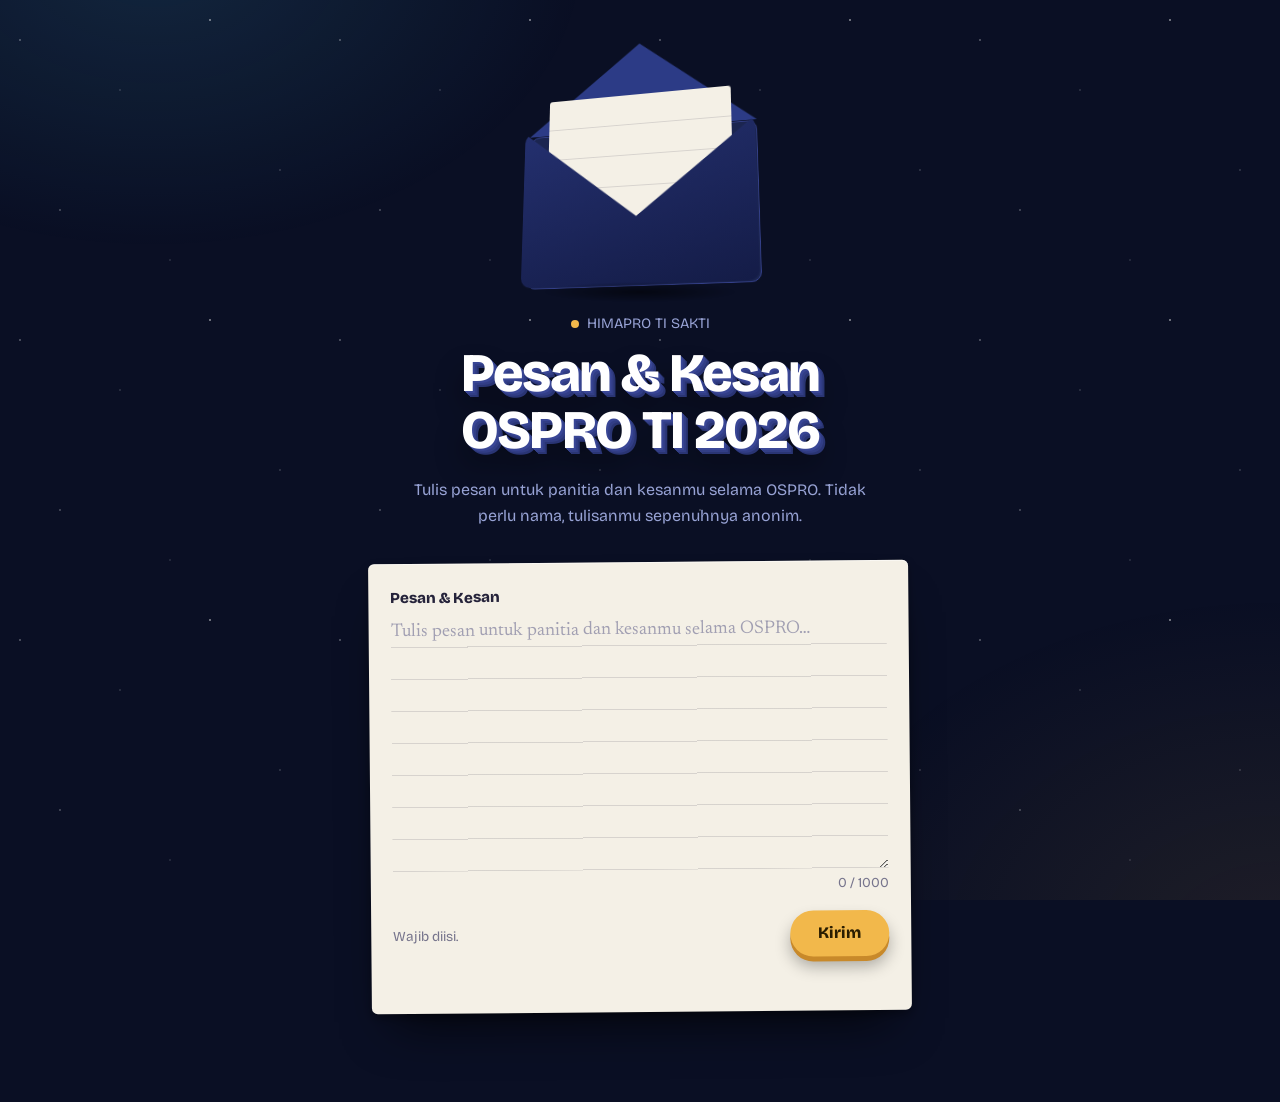
<file: index.html>
<!doctype html>
<html lang="id">
  <head>
    <meta charset="UTF-8" />
    <meta name="viewport" content="width=device-width, initial-scale=1" />
    <meta name="robots" content="noindex" />
    <title>Pesan &amp; Kesan OSPRO TI 2026</title>
    <link
      rel="icon"
      href="data:image/svg+xml,%3Csvg xmlns=%27http://www.w3.org/2000/svg%27 viewBox=%270 0 100 100%27%3E%3Ctext y=%27.9em%27 font-size=%2790%27%3E%E2%9C%89%EF%B8%8F%3C/text%3E%3C/svg%3E"
    />
    <link rel="preconnect" href="https://fonts.googleapis.com" />
    <link rel="preconnect" href="https://fonts.gstatic.com" crossorigin />
    <link
      href="https://fonts.googleapis.com/css2?family=Bricolage+Grotesque:opsz,wght@12..96,400;12..96,600;12..96,800&family=Newsreader:opsz,wght@6..72,400;6..72,500&display=swap"
      rel="stylesheet"
    />
    <link rel="stylesheet" href="css/style.css" />
  </head>

  <body>
    <main class="wrap narrow center">
      <div class="scene" aria-hidden="true">
        <div class="float">
          <div class="env open">
            <div class="env-back"></div>
            <div class="env-paper"></div>
            <div class="env-front"></div>
            <div class="env-flap"></div>
            <div class="env-seal">✉</div>
          </div>
        </div>
      </div>
      <p class="eyebrow">HIMAPRO TI SAKTI</p>
      <h1>Pesan &amp; Kesan<br />OSPRO TI 2026</h1>
      <p class="lead">
        Tulis pesan untuk panitia dan kesanmu selama OSPRO. Tidak perlu nama,
        tulisanmu sepenuhnya anonim.
      </p>

      <form id="form" class="paper" novalidate>
        <label for="pesan" class="field">Pesan &amp; Kesan</label>
        <textarea
          id="pesan"
          rows="8"
          maxlength="1000"
          placeholder="Tulis pesan untuk panitia dan kesanmu selama OSPRO…"
        ></textarea>
        <span id="count-pesan" class="muted count">0 / 1000</span>

        <div class="hp-wrap" aria-hidden="true">
          <input
            type="text"
            name="hp_trap_x7"
            id="hp"
            tabindex="-1"
            autocomplete="off"
            class="hp"
          />
        </div>
        <div class="row">
          <span class="muted">Wajib diisi.</span>
          <button type="submit" id="send" class="btn">Kirim</button>
        </div>
        <p id="status" class="status" role="status" aria-live="polite"></p>
      </form>
    </main>

    <div id="success" class="overlay" hidden>
      <div class="dialog center">
        <svg class="check" viewBox="0 0 52 52" aria-hidden="true">
          <circle cx="26" cy="26" r="24" />
          <path d="M15 27l8 8 14-16" />
        </svg>
        <h2>Terima kasih!</h2>
        <p class="muted">Pesanmu sudah terkirim.</p>
        <button type="button" id="ok" class="btn">Tutup</button>
      </div>
    </div>

    <script src="js/config.js"></script>
    <script src="js/public.js"></script>
    <script src="js/fx.js"></script>
  </body>
</html>
</file>
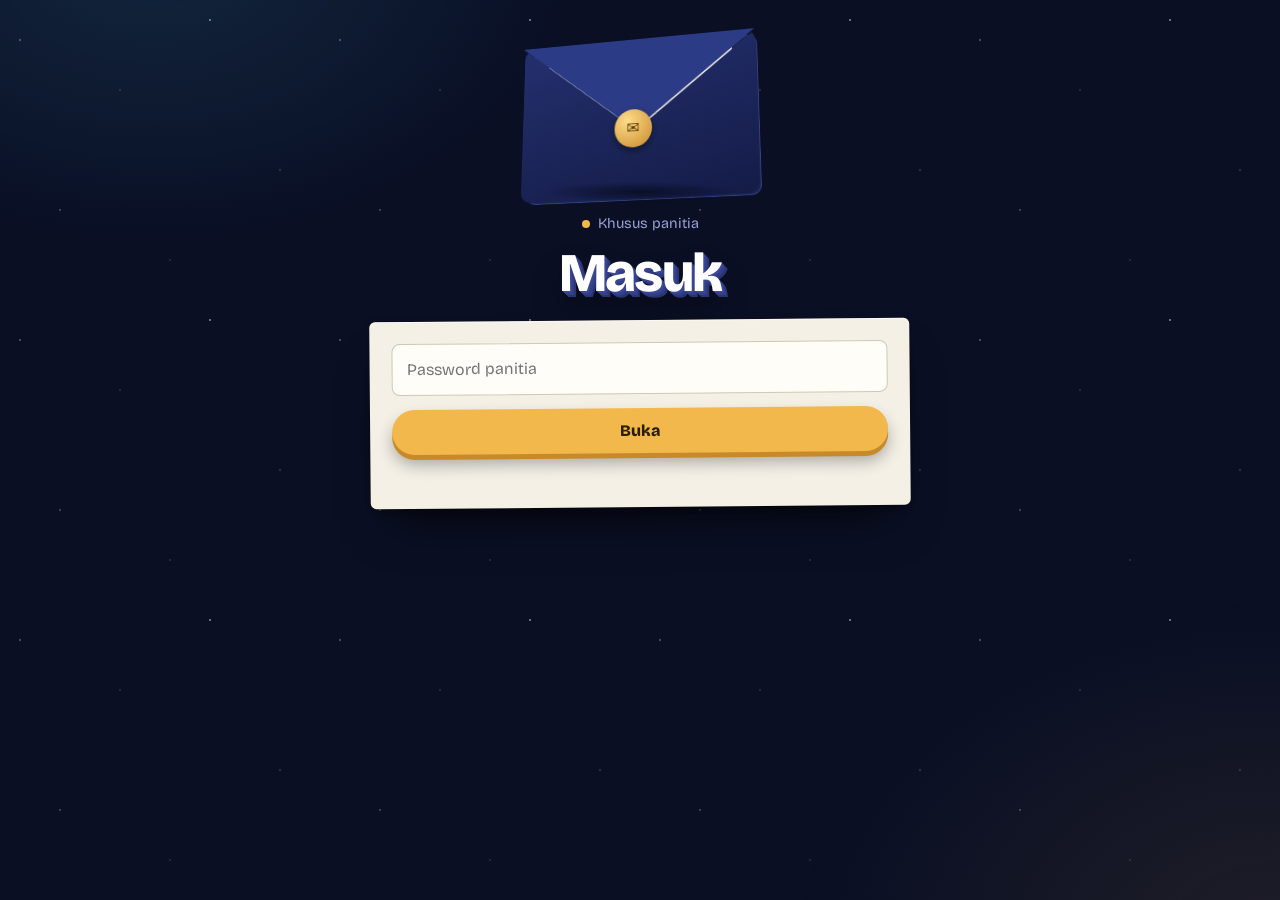
<file: admin.html>
<!doctype html>
<html lang="id">
  <head>
    <meta charset="UTF-8" />
    <meta name="viewport" content="width=device-width, initial-scale=1" />
    <meta name="robots" content="noindex, nofollow" />
    <title>Panitia · Pesan &amp; Kesan OSPRO TI 2026</title>
    <link
      rel="icon"
      href="data:image/svg+xml,%3Csvg xmlns=%27http://www.w3.org/2000/svg%27 viewBox=%270 0 100 100%27%3E%3Ctext y=%27.9em%27 font-size=%2790%27%3E%E2%9C%89%EF%B8%8F%3C/text%3E%3C/svg%3E"
    />
    <link rel="preconnect" href="https://fonts.googleapis.com" />
    <link rel="preconnect" href="https://fonts.gstatic.com" crossorigin />
    <link
      href="https://fonts.googleapis.com/css2?family=Bricolage+Grotesque:opsz,wght@12..96,400;12..96,600;12..96,800&family=Newsreader:opsz,wght@6..72,400;6..72,500&display=swap"
      rel="stylesheet"
    />
    <link rel="stylesheet" href="css/style.css" />
  </head>

  <body>
    <main id="login" class="wrap narrow center">
      <div class="scene small" aria-hidden="true">
        <div class="float">
          <div class="env closed">
            <div class="env-back"></div>
            <div class="env-paper"></div>
            <div class="env-front"></div>
            <div class="env-flap"></div>
            <div class="env-seal">✉</div>
          </div>
        </div>
      </div>
      <p class="eyebrow">Khusus panitia</p>
      <h1>Masuk</h1>
      <form id="login-form" class="paper">
        <label for="pw" class="sr">Password</label>
        <input
          id="pw"
          type="password"
          placeholder="Password panitia"
          autocomplete="current-password"
          required
        />
        <button type="submit" class="btn" id="login-btn">Buka</button>
        <p
          id="login-status"
          class="status"
          role="status"
          aria-live="polite"
        ></p>
      </form>
    </main>

    <main id="board" class="wrap" hidden>
      <header class="bar">
        <div>
          <p class="eyebrow">Panitia OSPRO TI 2026</p>
          <h1 class="h-sm">Pesan &amp; Kesan Alpha 2026</h1>
          <p class="total"><span id="count">0</span> pesan masuk</p>
        </div>
        <div class="actions">
          <button class="btn" id="random" type="button">Acak Kartu</button>
          <button class="btn ghost" id="logout" type="button">Keluar</button>
        </div>
      </header>
      <p id="state" class="state" role="status"></p>
      <section id="grid" class="grid"></section>
    </main>

    <div id="modal" class="overlay" hidden>
      <article
        class="dialog letter"
        role="dialog"
        aria-modal="true"
        aria-labelledby="m-no"
      >
        <header class="letter-head">
          <span id="m-no" class="no"></span>
          <button id="m-close" class="x" type="button" aria-label="Tutup">
            ×
          </button>
        </header>
        <div class="letter-body">
          <h3 class="sec">Pesan</h3>
          <p id="m-pesan" class="letter-text"></p>
          <h3 class="sec">Kesan</h3>
          <p id="m-kesan" class="letter-text"></p>
        </div>
        <footer id="m-date" class="muted"></footer>
      </article>
    </div>

    <div id="stage" class="stage" hidden>
      <div class="rays" aria-hidden="true"></div>
      <span class="ring" aria-hidden="true"></span>
      <span class="ring r2" aria-hidden="true"></span>
      <div
        class="stage-inner"
        role="dialog"
        aria-modal="true"
        aria-labelledby="s-title"
      >
        <p id="s-title" class="s-title">Kartu terpilih</p>
        <div class="scene" aria-hidden="true">
          <div class="float">
            <div class="env">
              <div class="env-back"></div>
              <div class="env-paper"></div>
              <div class="env-front"></div>
              <div class="env-flap"></div>
              <div class="env-seal">✉</div>
            </div>
          </div>
        </div>
        <p id="s-no" class="s-no"></p>
        <div class="s-actions">
          <button id="s-open" class="btn" type="button">Buka</button>
          <button id="s-cancel" class="btn ghost" type="button">Batal</button>
        </div>
        <p id="s-status" class="status" role="status" aria-live="polite"></p>
      </div>
      <div id="sparks" class="sparks" aria-hidden="true"></div>
    </div>

    <div id="shuffle" class="shuffle" hidden aria-hidden="true">
      <p id="sh-label" class="sh-label">Mengacak kartu…</p>
      <div id="sh-deck" class="sh-deck"></div>
    </div>

    <script src="js/config.js"></script>
    <script src="js/admin.js"></script>
    <script src="js/fx.js"></script>
  </body>
</html>
</file>
<file: css/style.css>
/* Tema: kotak surat di malam hari. Midnight + kertas + satu aksen emas (lilin segel). */
:root {
  --bg: #0a0f24;
  --line: #2a356b;
  --ink: #eef0fb;
  --muted: #97a2d4;
  --paper: #f4f0e6;
  --paper-ink: #25233a;
  --paper-muted: #76748c;
  --gold: #f2b84b;
  --gold-d: #c8892a;
  --ok: #1f8f5b;
  --err: #b3372f;
  --ui:
    "Bricolage Grotesque", system-ui, -apple-system, "Segoe UI", Roboto,
    sans-serif;
  --serif: "Newsreader", Georgia, "Times New Roman", serif;
  --rule: repeating-linear-gradient(
    transparent 0 31px,
    rgba(37, 35, 58, 0.14) 31px 32px
  );
}
* {
  box-sizing: border-box;
}
html {
  background: var(--bg);
}
body {
  margin: 0;
  color: var(--ink);
  font-family: var(--ui);
  line-height: 1.6;
  min-height: 100vh;
  overflow-x: hidden;
}
body::before {
  content: "";
  position: fixed;
  inset: 0;
  z-index: -1;
  pointer-events: none;
  background-image:
    radial-gradient(
      1.2px 1.2px at 20px 40px,
      rgba(255, 255, 255, 0.6),
      transparent
    ),
    radial-gradient(
      1px 1px at 120px 90px,
      rgba(255, 255, 255, 0.4),
      transparent
    ),
    radial-gradient(
      1.5px 1.5px at 210px 20px,
      rgba(255, 255, 255, 0.75),
      transparent
    ),
    radial-gradient(
      1px 1px at 280px 170px,
      rgba(255, 255, 255, 0.45),
      transparent
    ),
    radial-gradient(
      1.2px 1.2px at 60px 210px,
      rgba(255, 255, 255, 0.5),
      transparent
    ),
    radial-gradient(
      1px 1px at 170px 260px,
      rgba(255, 255, 255, 0.35),
      transparent
    ),
    radial-gradient(
      620px 420px at 12% -5%,
      rgba(79, 209, 255, 0.12),
      transparent 70%
    ),
    radial-gradient(
      700px 500px at 100% 105%,
      rgba(242, 184, 75, 0.09),
      transparent 70%
    );
  background-size:
    320px 300px,
    320px 300px,
    320px 300px,
    320px 300px,
    320px 300px,
    320px 300px,
    auto,
    auto;
}

.wrap {
  max-width: 1040px;
  margin: 0 auto;
  padding: 36px 20px 72px;
}
.narrow {
  max-width: 580px;
}
.center {
  text-align: center;
}
.eyebrow {
  display: flex;
  align-items: center;
  gap: 8px;
  font-size: 0.9rem;
  color: var(--muted);
  margin: 0 0 10px;
  justify-content: inherit;
}
.eyebrow::before {
  content: "";
  width: 8px;
  height: 8px;
  border-radius: 50%;
  background: var(--gold);
}
h1 {
  font-weight: 800;
  font-size: clamp(2.2rem, 8vw, 3.4rem);
  line-height: 1.05;
  letter-spacing: -0.03em;
  margin: 0 0 18px;
  color: #fff;
  text-shadow:
    1px 1px 0 #3a4796,
    2px 2px 0 #3a4796,
    3px 3px 0 #323e86,
    4px 4px 0 #323e86,
    5px 5px 0 #2a3574,
    6px 6px 0 #2a3574,
    0 18px 28px rgba(0, 0, 0, 0.45);
}
.h-sm {
  font-size: clamp(1.6rem, 5vw, 2.2rem);
  margin: 0;
  text-shadow:
    1px 1px 0 #3a4796,
    2px 2px 0 #323e86,
    3px 3px 0 #2a3574,
    0 10px 18px rgba(0, 0, 0, 0.4);
}
.total {
  margin: 6px 0 0;
  color: var(--muted);
}
.total span {
  color: var(--gold);
  font-weight: 800;
  font-size: 1.2em;
}
.lead {
  color: var(--muted);
  margin: 0 auto 34px;
  max-width: 46ch;
}
.center .eyebrow {
  justify-content: center;
}
.muted {
  color: var(--paper-muted);
  font-size: 0.85rem;
}
.sr {
  position: absolute;
  width: 1px;
  height: 1px;
  overflow: hidden;
  clip: rect(0 0 0 0);
}
.hp {
  position: absolute;
  left: -9999px;
  opacity: 0;
}

/* ===== Amplop 3D (hero) ===== */
.scene {
  --rx: 0;
  --ry: 0;
  position: relative;
  perspective: 900px;
  height: 270px;
  padding-top: 70px;
  display: grid;
  place-items: center;
  margin-bottom: 6px;
}
.scene.small {
  height: 170px;
  padding-top: 0;
}
.scene::after {
  content: "";
  position: absolute;
  bottom: 4px;
  left: 50%;
  width: 190px;
  height: 20px;
  margin-left: -95px;
  background: radial-gradient(closest-side, rgba(0, 0, 0, 0.5), transparent);
  animation: shade 6s ease-in-out infinite;
}
.float {
  transform-style: preserve-3d;
  animation: bob 6s ease-in-out infinite;
}
.env {
  position: relative;
  width: 240px;
  height: 160px;
  transform-style: preserve-3d;
  transform: rotateX(calc(var(--rx) * 1deg + 14deg))
    rotateY(calc(var(--ry) * 1deg - 16deg));
  transition: transform 0.2s ease-out;
  --lift: 0%;
  --fz: 18px;
  --fr: 0deg;
}
.env.open {
  --lift: -36%;
  --fz: 2px;
  --fr: -180deg;
}
.env > * {
  position: absolute;
}
.env-back {
  inset: 0;
  background: #1b2550;
  border: 1px solid #34408a;
  border-radius: 10px;
}
.env-paper {
  left: 10%;
  right: 10%;
  top: 7%;
  height: 80%;
  background: var(--rule), var(--paper);
  border-radius: 3px;
  transform: translateY(var(--lift)) translateZ(8px);
}
.env-front {
  inset: 0;
  background: linear-gradient(165deg, #24306f, #141c47);
  clip-path: polygon(0 0, 50% 58%, 100% 0, 100% 100%, 0 100%);
  border-radius: 10px;
  transform: translateZ(14px);
}
.env-flap {
  left: 0;
  right: 0;
  top: 0;
  height: 58%;
  background: #2c3b86;
  clip-path: polygon(0 0, 100% 0, 50% 100%);
  transform-origin: top;
  transform: translateZ(var(--fz)) rotateX(var(--fr));
}
.env-seal {
  left: 50%;
  top: calc(58% - 19px);
  width: 38px;
  height: 38px;
  margin-left: -19px;
  border-radius: 50%;
  display: grid;
  place-items: center;
  background: radial-gradient(circle at 35% 30%, #ffdc8a, var(--gold-d));
  color: #5a3d00;
  box-shadow: 0 3px 8px rgba(0, 0, 0, 0.45);
  transform: translateZ(24px);
}
.env.open .env-seal {
  opacity: 0;
}
@keyframes bob {
  50% {
    transform: translateY(-12px);
  }
}
@keyframes shade {
  50% {
    transform: scale(0.8);
    opacity: 0.7;
  }
}

/* ===== Kertas (form & login) ===== */
.paper {
  background: var(--paper);
  color: var(--paper-ink);
  border-radius: 6px;
  padding: 22px;
  text-align: left;
  transform: rotate(-0.5deg);
  box-shadow:
    0 1px 0 #fff8 inset,
    0 30px 50px -22px rgba(0, 0, 0, 0.75),
    0 4px 10px rgba(0, 0, 0, 0.3);
  transition: box-shadow 0.2s;
}
.paper:focus-within {
  box-shadow:
    0 0 0 3px rgba(242, 184, 75, 0.6),
    0 30px 50px -22px rgba(0, 0, 0, 0.75);
}
textarea {
  display: block;
  width: 100%;
  font-family: var(--serif);
  font-size: 1.15rem;
  line-height: 32px;
  color: var(--paper-ink);
  background: var(--rule);
  background-attachment: local;
  border: 0;
  padding: 0;
  resize: vertical;
}
textarea::placeholder {
  color: #a19fb2;
}
textarea:focus,
input:focus {
  outline: none;
}
input[type="password"] {
  width: 100%;
  font: inherit;
  color: var(--paper-ink);
  background: #fffdf7;
  border: 1px solid #cfc8b4;
  border-radius: 8px;
  padding: 12px 14px;
  margin-bottom: 14px;
}
input[type="password"]:focus {
  border-color: var(--gold-d);
  box-shadow: 0 0 0 3px rgba(242, 184, 75, 0.4);
}
.row {
  display: flex;
  justify-content: space-between;
  align-items: center;
  margin-top: 16px;
}
.status {
  min-height: 1.4em;
  margin: 12px 0 0;
  font-size: 0.9rem;
  color: var(--ok);
}
.status.err {
  color: var(--err);
}

/* ===== Tombol 3D ===== */
.btn {
  font: inherit;
  font-weight: 800;
  color: #2a1d00;
  background: var(--gold);
  border: 0;
  border-radius: 999px;
  padding: 10px 28px;
  cursor: pointer;
  box-shadow:
    0 5px 0 var(--gold-d),
    0 10px 16px rgba(0, 0, 0, 0.3);
  transition:
    transform 0.12s,
    box-shadow 0.12s,
    filter 0.2s;
}
.btn:hover {
  filter: brightness(1.07);
}
.btn:active {
  transform: translateY(4px);
  box-shadow:
    0 1px 0 var(--gold-d),
    0 3px 6px rgba(0, 0, 0, 0.3);
}
.btn:focus-visible {
  outline: 3px solid #fff;
  outline-offset: 3px;
}
.btn:disabled {
  opacity: 0.65;
  cursor: wait;
}
.btn.ghost {
  background: rgba(255, 255, 255, 0.04);
  color: var(--ink);
  box-shadow: none;
  border: 1px solid var(--line);
  padding: 8px 18px;
  font-weight: 600;
}
.btn.ghost:hover {
  border-color: var(--gold);
}
.btn.ghost:active {
  transform: none;
}
#login-form .btn {
  width: 100%;
}

/* ===== Papan panitia ===== */
.bar {
  display: flex;
  justify-content: space-between;
  align-items: flex-end;
  gap: 16px;
  flex-wrap: wrap;
  margin-bottom: 70px;
}
.actions {
  display: flex;
  gap: 10px;
}
.state {
  text-align: center;
  color: var(--muted);
  margin: 60px 0;
}
.grid {
  display: grid;
  grid-template-columns: repeat(auto-fill, minmax(200px, 1fr));
  gap: 44px 24px;
}

/* Card = amplop. Urutan lapisan memakai translateZ (konteks 3D). */
.card {
  --rx: 0deg;
  --ry: 0deg;
  position: relative;
  display: flex;
  flex-direction: column;
  align-items: center;
  justify-content: flex-end;
  gap: 2px;
  height: 190px;
  padding: 0 10px 16px;
  overflow: visible;
  font: inherit;
  color: var(--ink);
  background: #1b2550;
  border: 1px solid #34408a;
  border-radius: 10px;
  cursor: pointer;
  transform-style: preserve-3d;
  transform: perspective(800px) rotateX(var(--rx)) rotateY(var(--ry));
  box-shadow: 0 20px 28px -14px rgba(0, 0, 0, 0.75);
  transition:
    transform 0.22s ease-out,
    box-shadow 0.25s,
    border-color 0.25s;
  animation: drop 0.65s cubic-bezier(0.2, 0.8, 0.2, 1) backwards;
}
.card:nth-child(2) {
  animation-delay: 0.05s;
}
.card:nth-child(3) {
  animation-delay: 0.1s;
}
.card:nth-child(4) {
  animation-delay: 0.15s;
}
.card:nth-child(5) {
  animation-delay: 0.2s;
}
.card:nth-child(6) {
  animation-delay: 0.25s;
}
.card:nth-child(7) {
  animation-delay: 0.3s;
}
.card:nth-child(n + 8) {
  animation-delay: 0.35s;
}
.card::before {
  content: "";
  position: absolute;
  left: 12%;
  right: 12%;
  top: 8%;
  height: 80%;
  background: var(--rule), var(--paper);
  border-radius: 3px;
  transform: translateZ(6px);
  transition: transform 0.45s 0.08s cubic-bezier(0.3, 0.7, 0.2, 1);
}
.card::after {
  content: "";
  position: absolute;
  inset: 0;
  border-radius: 10px;
  clip-path: polygon(0 0, 50% 50%, 100% 0, 100% 100%, 0 100%);
  background: linear-gradient(165deg, #24306f, #141c47);
  transform: translateZ(12px);
}
.flap {
  position: absolute;
  left: 0;
  right: 0;
  top: 0;
  height: 50%;
  background: #2c3b86;
  clip-path: polygon(0 0, 100% 0, 50% 100%);
  transform-origin: top;
  transform: translateZ(18px);
  transition: transform 0.5s cubic-bezier(0.3, 0.7, 0.2, 1);
}
.seal {
  position: absolute;
  left: 50%;
  top: calc(50% - 19px);
  width: 38px;
  height: 38px;
  margin-left: -19px;
  border-radius: 50%;
  display: grid;
  place-items: center;
  background: radial-gradient(circle at 35% 30%, #ffdc8a, var(--gold-d));
  color: #5a3d00;
  box-shadow: 0 3px 8px rgba(0, 0, 0, 0.45);
  transform: translateZ(24px);
  transition: opacity 0.2s;
}
.card .no {
  position: relative;
  transform: translateZ(16px);
  font-weight: 800;
  font-size: 1.25rem;
}
.card .muted {
  position: relative;
  transform: translateZ(16px);
  color: var(--muted);
}
.card:hover,
.card:focus-visible {
  outline: none;
  border-color: var(--gold);
  box-shadow:
    0 28px 34px -14px rgba(0, 0, 0, 0.8),
    0 0 0 1px var(--gold);
  transform: perspective(800px) translateY(-6px) rotateX(var(--rx))
    rotateY(var(--ry));
}
.card:hover::before,
.card:focus-visible::before {
  transform: translateZ(6px) translateY(-30%);
}
.card:hover .flap,
.card:focus-visible .flap {
  transform: translateZ(2px) rotateX(-180deg);
}
.card:hover .seal,
.card:focus-visible .seal {
  opacity: 0;
}
@keyframes drop {
  from {
    opacity: 0;
    transform: perspective(800px) translateY(36px) rotateX(-45deg);
  }
}

/* ===== Modal surat & dialog sukses ===== */
.overlay {
  position: fixed;
  inset: 0;
  background: rgba(4, 7, 20, 0.72);
  backdrop-filter: blur(6px);
  display: flex;
  align-items: center;
  justify-content: center;
  padding: 20px;
  opacity: 0;
  transition: opacity 0.25s;
  z-index: 10;
}
.overlay.open,
#success:not([hidden]) {
  opacity: 1;
}
.overlay[hidden] {
  display: none;
}
.dialog {
  position: relative;
  background: var(--paper);
  color: var(--paper-ink);
  border-radius: 6px;
  padding: 30px;
  width: 100%;
  max-width: 540px;
  box-shadow: 0 40px 80px rgba(0, 0, 0, 0.55);
}
.letter {
  transform: perspective(1000px) rotateX(-75deg) scale(0.25);
  opacity: 0;
  transition:
    transform 0.45s cubic-bezier(0.2, 0.9, 0.25, 1.04),
    opacity 0.25s;
  max-height: 86vh;
  display: flex;
  flex-direction: column;
}
.open .letter {
  transform: perspective(1000px) rotateX(0) scale(1);
  opacity: 1;
}
.letter::after {
  content: "✉";
  position: absolute;
  top: -18px;
  right: 26px;
  width: 38px;
  height: 38px;
  border-radius: 50%;
  display: grid;
  place-items: center;
  background: radial-gradient(circle at 35% 30%, #ffdc8a, var(--gold-d));
  color: #5a3d00;
  box-shadow: 0 4px 10px rgba(0, 0, 0, 0.4);
}
.letter-head {
  display: flex;
  justify-content: space-between;
  align-items: center;
  border-bottom: 1px dashed rgba(37, 35, 58, 0.3);
  padding-bottom: 12px;
  margin-bottom: 16px;
}
.letter .no {
  font-weight: 800;
  font-size: 1.1rem;
}
.letter-text {
  font-family: var(--serif);
  font-size: 1.2rem;
  line-height: 32px;
  background: var(--rule);
  background-attachment: local;
  white-space: pre-wrap;
  overflow-wrap: anywhere;
  overflow-y: auto;
  margin: 0 0 16px;
}
.x {
  font-size: 1.7rem;
  line-height: 1;
  background: none;
  border: 0;
  color: var(--paper-muted);
  cursor: pointer;
  padding: 0 6px;
}
.x:hover,
.x:focus-visible {
  color: var(--paper-ink);
  outline: none;
}
#success .dialog {
  max-width: 380px;
  animation: flip 0.55s cubic-bezier(0.2, 0.9, 0.25, 1.04);
}
#success h2 {
  margin: 10px 0 4px;
}
#success .btn {
  margin-top: 18px;
}
.check {
  width: 68px;
  height: 68px;
  fill: none;
  stroke: var(--ok);
  stroke-width: 3;
  stroke-linecap: round;
  stroke-linejoin: round;
}
.check circle {
  stroke-dasharray: 152;
  stroke-dashoffset: 152;
  animation: draw 0.6s 0.25s forwards;
}
.check path {
  stroke-dasharray: 40;
  stroke-dashoffset: 40;
  animation: draw 0.4s 0.7s forwards;
}
@keyframes draw {
  to {
    stroke-dashoffset: 0;
  }
}
@keyframes flip {
  from {
    transform: perspective(900px) rotateX(-70deg) translateY(30px);
    opacity: 0;
  }
}

@media (max-width: 520px) {
  .wrap {
    padding-top: 24px;
  }
  .scene {
    height: 235px;
    padding-top: 55px;
  }
  .scene.small {
    height: 170px;
    padding-top: 0;
  }
  .env {
    transform: scale(0.85) rotateX(calc(var(--rx) * 1deg + 14deg))
      rotateY(calc(var(--ry) * 1deg - 16deg));
  }
  .grid {
    grid-template-columns: repeat(2, 1fr);
    gap: 36px 14px;
  }
  .card {
    height: 170px;
  }
  .card .no {
    font-size: 1.05rem;
  }
  .dialog {
    padding: 24px 20px;
  }
}
@media (prefers-reduced-motion: reduce) {
  *,
  *::before,
  *::after {
    animation: none !important;
    transition-duration: 0.01ms !important;
  }
}

/* ===== Tambahan: form dua kolom, modal pesan+kesan, status dibuka ===== */
.field {
  display: block;
  font-weight: 800;
  font-size: 0.95rem;
  margin: 0 0 6px;
  color: var(--paper-ink);
}
.field.second {
  margin-top: 20px;
}
.count {
  display: block;
  text-align: right;
  margin: 4px 0 0;
}
.hp-wrap {
  position: absolute;
  left: -9999px;
  width: 1px;
  height: 1px;
  overflow: hidden;
}
.letter-body {
  overflow-y: auto;
  margin-bottom: 16px;
}
.letter-body .letter-text {
  overflow: visible;
  margin: 0 0 18px;
}
.sec {
  margin: 0 0 4px;
  font-size: 0.8rem;
  letter-spacing: 0.08em;
  text-transform: uppercase;
  color: var(--paper-muted);
  font-weight: 800;
}
.card.done {
  border-color: #2b356b;
}
.card.done .no,
.card.done .muted {
  opacity: 0.55;
}
.card.done .seal {
  opacity: 0.35;
}
.card:disabled {
  cursor: wait;
}

/* ===== Tombol acak: efek kartu yang sedang "disorot" ===== */
#random:disabled {
  cursor: not-allowed;
}
.card.pick {
  border-color: var(--gold);
  box-shadow:
    0 0 0 2px var(--gold),
    0 0 28px rgba(242, 184, 75, 0.55);
  transform: perspective(800px) translateY(-8px);
}
.card.pick::before {
  transform: translateZ(6px) translateY(-30%);
}
.card.pick .flap {
  transform: translateZ(2px) rotateX(-180deg);
}
.card.pick .seal {
  opacity: 0;
}

/* ===== Acak kartu: undian melambat + panggung kartu terpilih ===== */
.grid.shuffling .card {
  transition:
    transform 0.14s ease-out,
    box-shadow 0.14s,
    border-color 0.14s,
    opacity 0.3s,
    filter 0.3s;
}
.grid.shuffling .card:not(.scan):not(.pick) {
  opacity: 0.38;
  filter: saturate(0.5);
}
.card.scan {
  border-color: var(--gold);
  box-shadow:
    0 0 0 2px var(--gold),
    0 0 26px rgba(242, 184, 75, 0.5);
  transform: perspective(800px) translateY(-10px) scale(1.05);
}
.card.scan .flap {
  transform: translateZ(2px) rotateX(-180deg);
}
.card.scan .seal {
  opacity: 0;
}
.card.pick {
  animation: lock 0.9s cubic-bezier(0.2, 0.9, 0.3, 1.2);
  transform: perspective(800px) translateY(-12px) scale(1.08);
}
@keyframes lock {
  0% {
    transform: perspective(800px) translateY(0) scale(1);
  }
  35% {
    transform: perspective(800px) translateY(-18px) scale(1.14);
  }
  100% {
    transform: perspective(800px) translateY(-12px) scale(1.08);
  }
}
.card.chosen {
  opacity: 0.25;
  filter: grayscale(0.6);
  pointer-events: none;
}

/* kartu yang sudah dibuka: tidak bisa dipilih/dibuka lagi */
.card.done:disabled {
  cursor: not-allowed;
}
.card.done:hover,
.card.done:focus-visible {
  border-color: #2b356b;
  box-shadow: 0 20px 28px -14px rgba(0, 0, 0, 0.75);
  transform: perspective(800px);
}
.card.done:hover::before,
.card.done:focus-visible::before {
  transform: translateZ(6px);
}
.card.done:hover .flap,
.card.done:focus-visible .flap {
  transform: translateZ(18px);
}
.card.done:hover .seal,
.card.done:focus-visible .seal {
  opacity: 0.35;
}

.stage {
  position: fixed;
  inset: 0;
  z-index: 20;
  display: flex;
  align-items: center;
  justify-content: center;
  padding: 20px;
  overflow: hidden;
  background: rgba(4, 7, 20, 0.84);
  backdrop-filter: blur(8px);
  opacity: 0;
  transition: opacity 0.35s;
}
.stage[hidden] {
  display: none;
}
.stage.show {
  opacity: 1;
}
.rays {
  position: absolute;
  left: 50%;
  top: 42%;
  width: 150vmax;
  height: 150vmax;
  margin: -75vmax 0 0 -75vmax;
  background: repeating-conic-gradient(
    rgba(242, 184, 75, 0.18) 0 7deg,
    transparent 7deg 22deg
  );
  -webkit-mask-image: radial-gradient(closest-side, #000 4%, transparent 60%);
  mask-image: radial-gradient(closest-side, #000 4%, transparent 60%);
  animation: spin 45s linear infinite;
  pointer-events: none;
}
@keyframes spin {
  to {
    transform: rotate(360deg);
  }
}
.ring {
  position: absolute;
  left: 50%;
  top: 42%;
  width: 240px;
  height: 240px;
  margin: -120px 0 0 -120px;
  border: 3px solid var(--gold);
  border-radius: 50%;
  opacity: 0;
  pointer-events: none;
}
.stage.show .ring {
  animation: ring 1.1s ease-out 0.15s;
}
.stage.show .ring.r2 {
  animation-delay: 0.4s;
}
@keyframes ring {
  from {
    opacity: 0.9;
    transform: scale(0.2);
  }
  to {
    opacity: 0;
    transform: scale(3.4);
  }
}
.stage.opening::after {
  content: "";
  position: absolute;
  inset: 0;
  background: radial-gradient(
    circle at 50% 42%,
    rgba(255, 236, 170, 0.55),
    transparent 58%
  );
  animation: flash 1.2s ease-out forwards;
  pointer-events: none;
}
@keyframes flash {
  from {
    opacity: 0;
  }
  30% {
    opacity: 1;
  }
  to {
    opacity: 0;
  }
}
.stage-inner {
  position: relative;
  display: flex;
  flex-direction: column;
  align-items: center;
  text-align: center;
}
.s-title {
  margin: 0 0 18px;
  font-weight: 800;
  font-size: 0.85rem;
  letter-spacing: 0.22em;
  text-transform: uppercase;
  color: var(--gold);
  opacity: 0;
  transform: translateY(12px);
  transition:
    opacity 0.5s 0.35s,
    transform 0.5s 0.35s;
}
.s-no {
  margin: 8px 0 20px;
  font-size: 2.4rem;
  font-weight: 800;
  line-height: 1.1;
  opacity: 0;
  transform: translateY(12px);
  transition:
    opacity 0.5s 0.6s,
    transform 0.5s 0.6s;
}
.s-actions {
  display: flex;
  gap: 14px;
  align-items: center;
  opacity: 0;
  transform: translateY(14px);
  transition:
    opacity 0.5s 0.95s,
    transform 0.5s 0.95s;
}
.stage.show .s-title,
.stage.show .s-no,
.stage.show .s-actions {
  opacity: 1;
  transform: none;
}
.stage .status {
  text-align: center;
}
.stage .scene {
  height: 230px;
  padding-top: 0;
  margin-bottom: 14px;
  scale: 1.2;
}
.stage.show .scene {
  animation: popin 0.95s cubic-bezier(0.2, 1, 0.3, 1) both;
}
@keyframes popin {
  from {
    opacity: 0;
    transform: translateY(80px) scale(0.3) rotate(-14deg);
  }
  60% {
    opacity: 1;
    transform: translateY(-10px) scale(1.06) rotate(2deg);
  }
  to {
    opacity: 1;
    transform: none;
  }
}
.stage .env-flap {
  transition: transform 0.75s cubic-bezier(0.3, 0.7, 0.2, 1);
}
.stage .env-paper {
  transition: transform 0.95s 0.4s cubic-bezier(0.3, 0.7, 0.2, 1);
}
.stage .env-seal {
  transition:
    opacity 0.3s,
    scale 0.4s;
}
.stage .env.open .env-seal {
  scale: 1.9;
}
.stage .env.open .env-paper {
  --lift: -62%;
}
.sparks {
  position: absolute;
  left: 50%;
  top: 42%;
  width: 0;
  height: 0;
  pointer-events: none;
}
.spark {
  position: absolute;
  left: 0;
  top: 0;
  width: var(--sz, 7px);
  height: var(--sz, 7px);
  margin: calc(var(--sz, 7px) / -2) 0 0 calc(var(--sz, 7px) / -2);
  border-radius: 50%;
  background: var(--c, var(--gold));
  box-shadow: 0 0 10px var(--c, var(--gold));
  opacity: 0;
  animation: burst var(--t, 1.1s) cubic-bezier(0.1, 0.7, 0.3, 1) forwards;
}
@keyframes burst {
  0% {
    opacity: 1;
    transform: translate(0, 0) scale(1);
  }
  100% {
    opacity: 0;
    transform: translate(var(--dx), var(--dy)) scale(0.2);
  }
}
@media (max-width: 520px) {
  .s-no {
    font-size: 2rem;
  }
  .stage .scene {
    scale: 1;
  }
}

/* ===== Shuffle kartu ===== */
.shuffle {
  position: fixed;
  inset: 0;
  z-index: 60;
  display: grid;
  place-items: center;
  background: rgba(6, 9, 22, 0.88);
  backdrop-filter: blur(6px);
  opacity: 0;
  transition: opacity 0.3s;
}
.shuffle.show {
  opacity: 1;
}
.sh-label {
  position: absolute;
  bottom: calc(50% + 150px);
  margin: 0;
  color: var(--muted);
  font-size: 0.8rem;
  letter-spacing: 0.16em;
  text-transform: uppercase;
}
.sh-deck {
  position: relative;
  width: 130px;
  height: 180px;
}
.sh-card {
  position: absolute;
  inset: 0;
  display: grid;
  place-items: center;
  border: 1px solid #34408a;
  border-radius: 10px;
  background: linear-gradient(160deg, #243073, #141c42);
  box-shadow: 0 10px 24px -8px rgba(0, 0, 0, 0.7);
  will-change: transform;
  transition:
    border-color 0.15s,
    box-shadow 0.15s;
}
.sh-card::before {
  content: "";
  position: absolute;
  inset: 8px;
  border: 1px dashed rgba(242, 184, 75, 0.35);
  border-radius: 6px;
}
.sh-card span {
  display: grid;
  place-items: center;
  width: 34px;
  height: 34px;
  border-radius: 50%;
  color: #5a3a06;
  font-size: 16px;
  background: radial-gradient(circle at 35% 30%, #ffdc8a, var(--gold-d));
  box-shadow: 0 2px 6px rgba(0, 0, 0, 0.5);
}
.sh-card.hot {
  border-color: var(--gold);
  box-shadow:
    0 0 0 2px var(--gold),
    0 0 26px rgba(242, 184, 75, 0.55);
}
.sh-card.win {
  box-shadow:
    0 0 0 3px var(--gold),
    0 0 44px rgba(242, 184, 75, 0.75);
}
.shuffle[hidden] {
  display: none;
}
</file>
